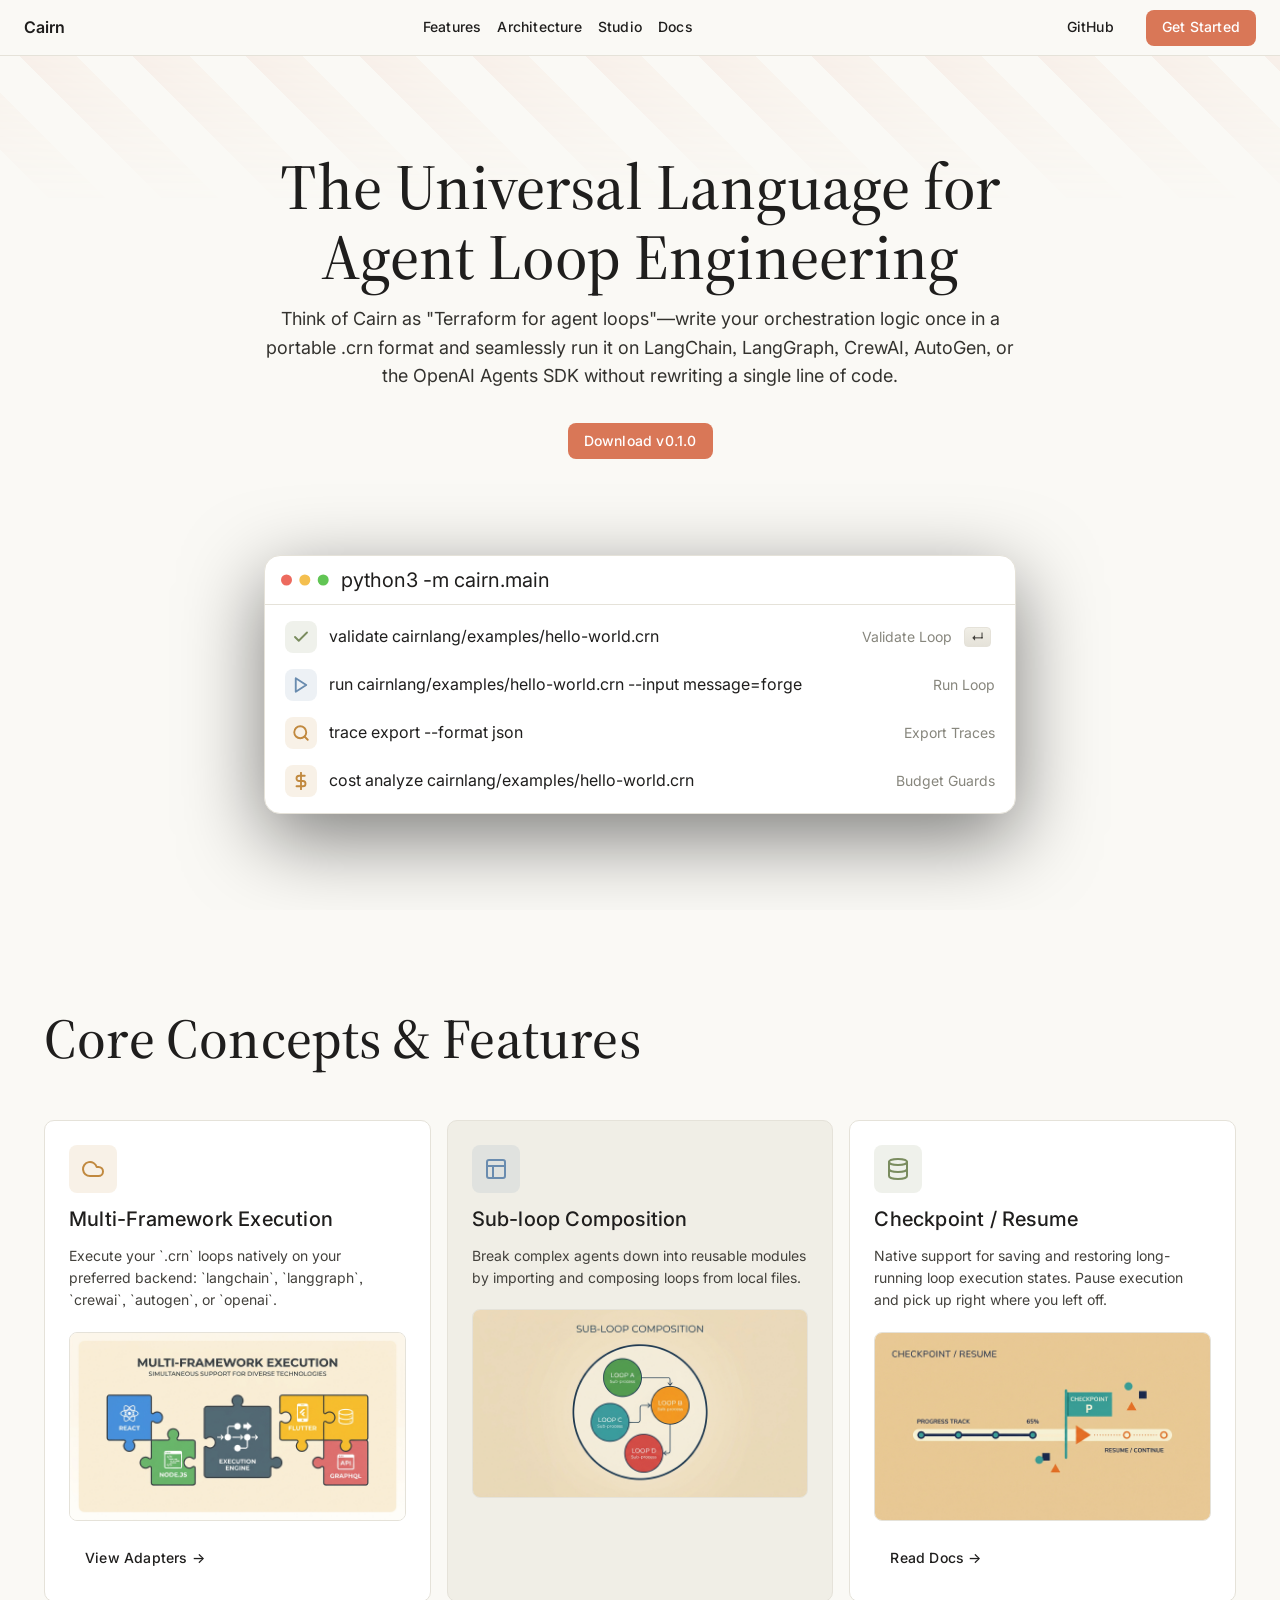
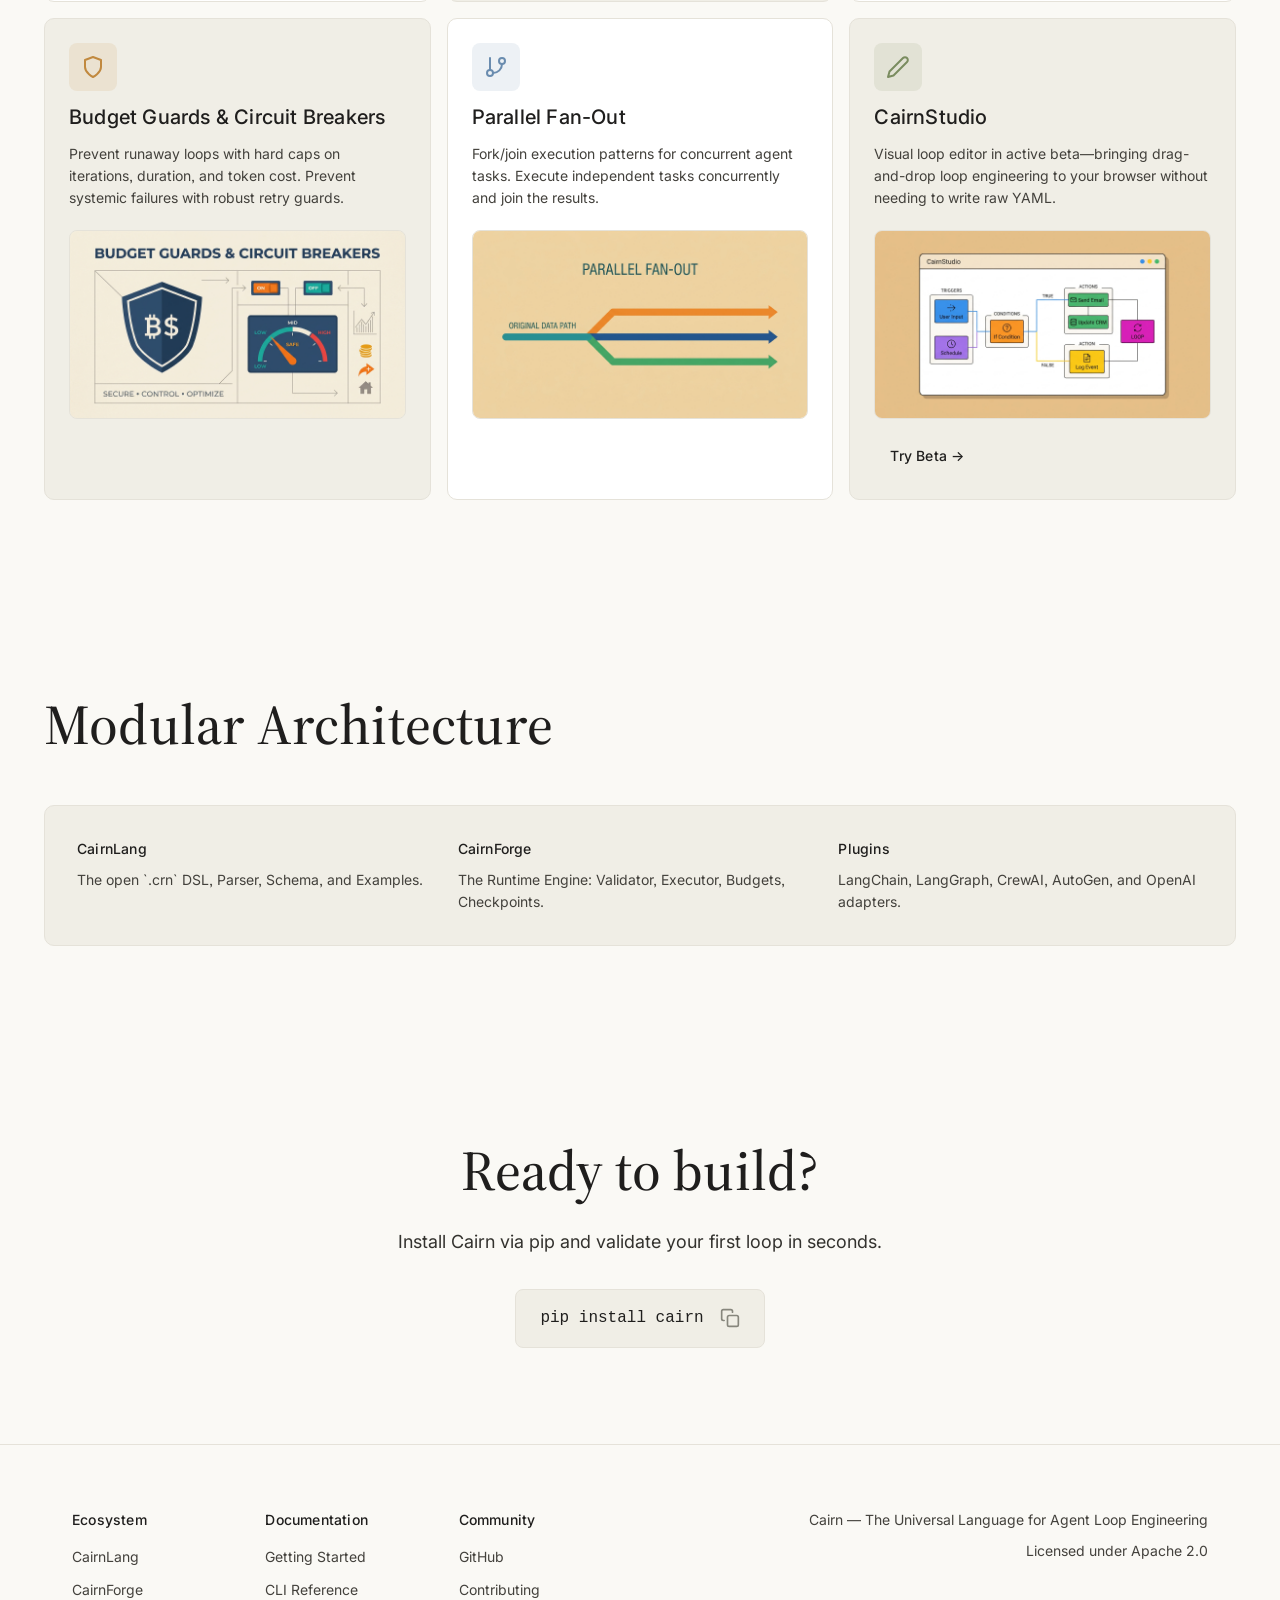
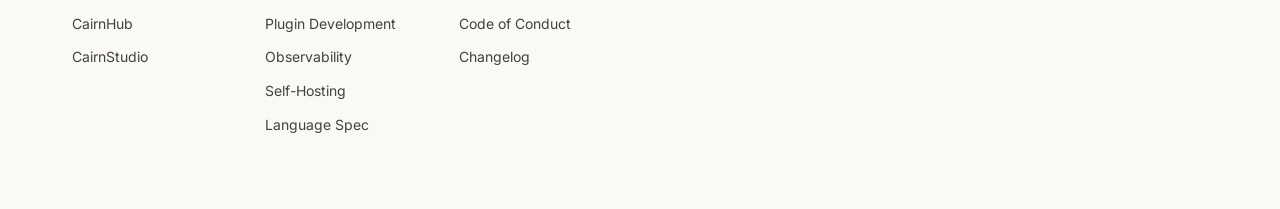
<file: index.html>
<!DOCTYPE html>
<html lang="en">
<head>
    <meta charset="UTF-8">
    <meta name="viewport" content="width=device-width, initial-scale=1.0">
    <title>Cairn — The Universal Language for Agent Loop Engineering</title>
    <!-- Open Graph Meta Tags -->
    <meta property="og:title" content="Cairn — The Universal Language for Agent Loop Engineering">
    <meta property="og:description" content="Think of Cairn as 'Terraform for agent loops'—write your orchestration logic once in a portable .crn format and seamlessly run it on LangChain, LangGraph, CrewAI, AutoGen, or the OpenAI Agents SDK.">
    <meta property="og:image" content="https://raw.githubusercontent.com/prantikmedhi/cairn/main/docs/assets/cairn_og_image.jpg">
    <meta property="og:url" content="https://github.com/prantikmedhi/cairn">
    <meta property="og:type" content="website">
    <meta name="twitter:card" content="summary_large_image">
    <link rel="preconnect" href="https://fonts.googleapis.com">
    <link rel="preconnect" href="https://fonts.gstatic.com" crossorigin>
    <link href="https://fonts.googleapis.com/css2?family=Inter:wght@400;500;600&family=Source+Serif+4:opsz,wght@8..60,400;8..60,500;8..60,600&display=swap" rel="stylesheet">
    <link rel="stylesheet" href="index.css">
    <style>
        html {
            scroll-behavior: smooth;
        }
    </style>
</head>
<body>

    <!-- Primary Nav -->
    <nav class="primary-nav">
        <a href="#" class="nav-brand">Cairn</a>
        <div class="nav-cluster">
            <a href="#features" class="nav-link">Features</a>
            <a href="#architecture" class="nav-link">Architecture</a>
            <a href="#studio" class="nav-link">Studio</a>
            <a href="#docs" class="nav-link">Docs</a>
        </div>
        <div class="nav-cluster">
            <a href="https://github.com/prantikmedhi/cairn" class="button-secondary" target="_blank" rel="noopener noreferrer">GitHub</a>
            <a href="#install" class="button-primary">Get Started</a>
        </div>
    </nav>

    <!-- Hero Stripe Band -->
    <section class="hero-stripe-band">
        <div class="container hero-content">
            <h1 class="display-xl">The Universal Language for Agent Loop Engineering</h1>
            <p class="body-lg">Think of Cairn as "Terraform for agent loops"—write your orchestration logic once in a portable .crn format and seamlessly run it on LangChain, LangGraph, CrewAI, AutoGen, or the OpenAI Agents SDK without rewriting a single line of code.</p>
            <a href="#install" class="button-primary" style="margin-bottom: 64px;">Download v0.1.0</a>
            
            <!-- Command Palette Mockup (CLI) -->
            <div class="command-palette-card">
                <div class="command-palette-header">
                    <svg width="52" height="12" viewBox="0 0 52 12" fill="none" xmlns="http://www.w3.org/2000/svg">
                        <circle cx="6" cy="6" r="6" fill="#ED6A5E"/>
                        <circle cx="26" cy="6" r="6" fill="#F4BF4F"/>
                        <circle cx="46" cy="6" r="6" fill="#61C554"/>
                    </svg>
                    <input type="text" class="command-palette-search" value="python3 -m cairn.main " readonly>
                </div>
                <div class="command-palette-body">
                    <div class="command-palette-row command-palette-row-active">
                        <div class="app-icon-tile green">
                            <svg width="18" height="18" viewBox="0 0 24 24" fill="none" stroke="currentColor" stroke-width="2.5" stroke-linecap="round" stroke-linejoin="round"><polyline points="20 6 9 17 4 12"></polyline></svg>
                        </div>
                        <span>validate cairnlang/examples/hello-world.crn</span>
                        <div class="palette-meta">
                            Validate Loop
                            <span class="keycap">↵</span>
                        </div>
                    </div>
                    <div class="command-palette-row">
                        <div class="app-icon-tile blue">
                            <svg width="18" height="18" viewBox="0 0 24 24" fill="none" stroke="currentColor" stroke-width="2.5" stroke-linecap="round" stroke-linejoin="round"><polygon points="5 3 19 12 5 21 5 3"></polygon></svg>
                        </div>
                        <span>run cairnlang/examples/hello-world.crn --input message=forge</span>
                        <div class="palette-meta">
                            Run Loop
                        </div>
                    </div>
                    <div class="command-palette-row">
                        <div class="app-icon-tile yellow">
                            <svg width="18" height="18" viewBox="0 0 24 24" fill="none" stroke="currentColor" stroke-width="2.5" stroke-linecap="round" stroke-linejoin="round"><circle cx="11" cy="11" r="8"></circle><line x1="21" y1="21" x2="16.65" y2="16.65"></line></svg>
                        </div>
                        <span>trace export --format json</span>
                        <div class="palette-meta">
                            Export Traces
                        </div>
                    </div>
                    <div class="command-palette-row">
                        <div class="app-icon-tile yellow">
                            <svg width="18" height="18" viewBox="0 0 24 24" fill="none" stroke="currentColor" stroke-width="2.5" stroke-linecap="round" stroke-linejoin="round"><line x1="12" y1="1" x2="12" y2="23"></line><path d="M17 5H9.5a3.5 3.5 0 0 0 0 7h5a3.5 3.5 0 0 1 0 7H6"></path></svg>
                        </div>
                        <span>cost analyze cairnlang/examples/hello-world.crn</span>
                        <div class="palette-meta">
                            Budget Guards
                        </div>
                    </div>
                </div>
            </div>
        </div>
    </section>

    <!-- Core Concepts / Features Section -->
    <section class="section" id="features">
        <div class="container">
            <h2 class="display-lg" style="margin-bottom: 48px;">Core Concepts & Features</h2>
            <div class="feature-grid">
                
                <div class="feature-card-dark">
                    <div class="app-icon-tile yellow" style="width: 48px; height: 48px;">
                        <svg width="24" height="24" viewBox="0 0 24 24" fill="none" stroke="currentColor" stroke-width="2" stroke-linecap="round" stroke-linejoin="round"><path d="M17.5 19H9a7 7 0 1 1 6.71-9h1.79a4.5 4.5 0 1 1 0 9Z"></path></svg>
                    </div>
                    <h3 class="heading-md">Multi-Framework Execution</h3>
                    <p class="body-sm text-mute">Execute your `.crn` loops natively on your preferred backend: `langchain`, `langgraph`, `crewai`, `autogen`, or `openai`.</p>
                    <img src="docs/assets/cairn_frameworks.jpg" alt="Frameworks Illustration" style="width: 100%; border-radius: var(--rounded-md); border: 1px solid var(--hairline); margin: 8px 0;">
                    <a href="https://github.com/prantikmedhi/cairn/blob/main/docs/plugin-development.md" class="button-secondary" style="margin-top: auto; align-self: flex-start;" target="_blank" rel="noopener noreferrer">View Adapters →</a>
                </div>
                
                <div class="feature-card-dark" style="background-color: var(--surface-elevated);">
                    <div class="app-icon-tile blue" style="width: 48px; height: 48px;">
                        <svg width="24" height="24" viewBox="0 0 24 24" fill="none" stroke="currentColor" stroke-width="2" stroke-linecap="round" stroke-linejoin="round"><rect x="3" y="3" width="18" height="18" rx="2" ry="2"></rect><line x1="3" y1="9" x2="21" y2="9"></line><line x1="9" y1="21" x2="9" y2="9"></line></svg>
                    </div>
                    <h3 class="heading-md">Sub-loop Composition</h3>
                    <p class="body-sm text-mute">Break complex agents down into reusable modules by importing and composing loops from local files.</p>
                    <img src="docs/assets/cairn_composition.jpg" alt="Sub-loop Composition Illustration" style="width: 100%; border-radius: var(--rounded-md); border: 1px solid var(--hairline); margin: 8px 0;">
                </div>
                
                <div class="feature-card-dark">
                    <div class="app-icon-tile green" style="width: 48px; height: 48px;">
                        <svg width="24" height="24" viewBox="0 0 24 24" fill="none" stroke="currentColor" stroke-width="2" stroke-linecap="round" stroke-linejoin="round"><ellipse cx="12" cy="5" rx="9" ry="3"></ellipse><path d="M21 12c0 1.66-4 3-9 3s-9-1.34-9-3"></path><path d="M3 5v14c0 1.66 4 3 9 3s9-1.34 9-3V5"></path></svg>
                    </div>
                    <h3 class="heading-md">Checkpoint / Resume</h3>
                    <p class="body-sm text-mute">Native support for saving and restoring long-running loop execution states. Pause execution and pick up right where you left off.</p>
                    <img src="docs/assets/cairn_checkpoint.jpg" alt="Checkpoint Illustration" style="width: 100%; border-radius: var(--rounded-md); border: 1px solid var(--hairline); margin: 8px 0;">
                    <a href="https://github.com/prantikmedhi/cairn/blob/main/docs/getting-started.md" class="button-secondary" style="margin-top: auto; align-self: flex-start;" target="_blank" rel="noopener noreferrer">Read Docs →</a>
                </div>

                <div class="feature-card-dark" style="background-color: var(--surface-elevated);">
                    <div class="app-icon-tile yellow" style="width: 48px; height: 48px;">
                        <svg width="24" height="24" viewBox="0 0 24 24" fill="none" stroke="currentColor" stroke-width="2" stroke-linecap="round" stroke-linejoin="round"><path d="M12 22s8-4 8-10V5l-8-3-8 3v7c0 6 8 10 8 10z"></path></svg>
                    </div>
                    <h3 class="heading-md">Budget Guards & Circuit Breakers</h3>
                    <p class="body-sm text-mute">Prevent runaway loops with hard caps on iterations, duration, and token cost. Prevent systemic failures with robust retry guards.</p>
                    <img src="docs/assets/cairn_budget.jpg" alt="Budget Guards Illustration" style="width: 100%; border-radius: var(--rounded-md); border: 1px solid var(--hairline); margin: 8px 0;">
                </div>
                
                <div class="feature-card-dark">
                    <div class="app-icon-tile blue" style="width: 48px; height: 48px;">
                        <svg width="24" height="24" viewBox="0 0 24 24" fill="none" stroke="currentColor" stroke-width="2" stroke-linecap="round" stroke-linejoin="round"><line x1="6" y1="3" x2="6" y2="15"></line><circle cx="18" cy="6" r="3"></circle><circle cx="6" cy="18" r="3"></circle><path d="M18 9a9 9 0 0 1-9 9"></path></svg>
                    </div>
                    <h3 class="heading-md">Parallel Fan-Out</h3>
                    <p class="body-sm text-mute">Fork/join execution patterns for concurrent agent tasks. Execute independent tasks concurrently and join the results.</p>
                    <img src="docs/assets/cairn_fanout.jpg" alt="Parallel Fan-Out Illustration" style="width: 100%; border-radius: var(--rounded-md); border: 1px solid var(--hairline); margin: 8px 0;">
                </div>
                
                <div class="feature-card-dark" style="background-color: var(--surface-elevated);" id="studio">
                    <div class="app-icon-tile green" style="width: 48px; height: 48px;">
                        <svg width="24" height="24" viewBox="0 0 24 24" fill="none" stroke="currentColor" stroke-width="2" stroke-linecap="round" stroke-linejoin="round"><path d="M17 3a2.828 2.828 0 1 1 4 4L7.5 20.5 2 22l1.5-5.5L17 3z"></path></svg>
                    </div>
                    <h3 class="heading-md">CairnStudio</h3>
                    <p class="body-sm text-mute">Visual loop editor in active beta—bringing drag-and-drop loop engineering to your browser without needing to write raw YAML.</p>
                    <img src="docs/assets/cairn_studio.jpg" alt="CairnStudio Interface" style="width: 100%; border-radius: var(--rounded-md); border: 1px solid var(--hairline); margin: 8px 0;">
                    <a href="https://github.com/prantikmedhi/cairn/tree/main/cairnstudio" class="button-secondary" style="margin-top: auto; align-self: flex-start;" target="_blank" rel="noopener noreferrer">Try Beta →</a>
                </div>

            </div>
        </div>
    </section>

    <!-- Architecture Section -->
    <section class="section" id="architecture">
        <div class="container">
            <h2 class="display-lg" style="margin-bottom: 48px;">Modular Architecture</h2>
            <div class="feature-card-dark" style="background-color: var(--surface-elevated); padding: var(--spacing-xxl);">
                <div class="feature-grid" style="grid-template-columns: repeat(3, 1fr);">
                    <div>
                        <h4 class="body-sm-strong" style="color: var(--on-dark); margin-bottom: 8px;">CairnLang</h4>
                        <p class="body-sm text-mute">The open `.crn` DSL, Parser, Schema, and Examples.</p>
                    </div>
                    <div>
                        <h4 class="body-sm-strong" style="color: var(--on-dark); margin-bottom: 8px;">CairnForge</h4>
                        <p class="body-sm text-mute">The Runtime Engine: Validator, Executor, Budgets, Checkpoints.</p>
                    </div>
                    <div>
                        <h4 class="body-sm-strong" style="color: var(--on-dark); margin-bottom: 8px;">Plugins</h4>
                        <p class="body-sm text-mute">LangChain, LangGraph, CrewAI, AutoGen, and OpenAI adapters.</p>
                    </div>
                </div>
            </div>
        </div>
    </section>

    <!-- Install Section -->
    <section class="section" id="install">
        <div class="container" style="text-align: center; max-width: 600px;">
            <h2 class="display-lg" style="margin-bottom: 24px;">Ready to build?</h2>
            <p class="body-lg" style="color: var(--charcoal); margin-bottom: 32px;">Install Cairn via pip and validate your first loop in seconds.</p>
            <div style="background-color: var(--surface-elevated); padding: 16px 24px; border-radius: var(--rounded-md); border: 1px solid var(--hairline); display: inline-flex; align-items: center; gap: 16px;">
                <code style="font-family: monospace; color: var(--on-dark); font-size: 16px; font-weight: 500;">pip install cairn</code>
                <div style="cursor: pointer; color: var(--mute); display: flex;" title="Copy to clipboard">
                    <svg width="20" height="20" viewBox="0 0 24 24" fill="none" stroke="currentColor" stroke-width="2" stroke-linecap="round" stroke-linejoin="round"><rect x="9" y="9" width="13" height="13" rx="2" ry="2"></rect><path d="M5 15H4a2 2 0 0 1-2-2V4a2 2 0 0 1 2-2h9a2 2 0 0 1 2 2v1"></path></svg>
                </div>
            </div>
        </div>
    </section>

    <!-- Footer -->
    <footer class="footer-section" id="docs">
        <div class="container">
            <div class="footer-grid">
                <div class="footer-col">
                    <h4 class="body-sm-strong">Ecosystem</h4>
                    <ul>
                        <li><a href="https://github.com/prantikmedhi/cairn/tree/main/cairnlang" class="body-sm" target="_blank" rel="noopener noreferrer">CairnLang</a></li>
                        <li><a href="https://github.com/prantikmedhi/cairn/tree/main/cairnforge" class="body-sm" target="_blank" rel="noopener noreferrer">CairnForge</a></li>
                        <li><a href="https://github.com/prantikmedhi/cairn/tree/main/cairnhub" class="body-sm" target="_blank" rel="noopener noreferrer">CairnHub</a></li>
                        <li><a href="https://github.com/prantikmedhi/cairn/tree/main/cairnstudio" class="body-sm" target="_blank" rel="noopener noreferrer">CairnStudio</a></li>
                    </ul>
                </div>
                <div class="footer-col">
                    <h4 class="body-sm-strong">Documentation</h4>
                    <ul>
                        <li><a href="https://github.com/prantikmedhi/cairn/blob/main/docs/getting-started.md" class="body-sm" target="_blank" rel="noopener noreferrer">Getting Started</a></li>
                        <li><a href="https://github.com/prantikmedhi/cairn/blob/main/docs/cli-reference.md" class="body-sm" target="_blank" rel="noopener noreferrer">CLI Reference</a></li>
                        <li><a href="https://github.com/prantikmedhi/cairn/blob/main/docs/plugin-development.md" class="body-sm" target="_blank" rel="noopener noreferrer">Plugin Development</a></li>
                        <li><a href="https://github.com/prantikmedhi/cairn/blob/main/docs/observability.md" class="body-sm" target="_blank" rel="noopener noreferrer">Observability</a></li>
                        <li><a href="https://github.com/prantikmedhi/cairn/blob/main/docs/self-hosting.md" class="body-sm" target="_blank" rel="noopener noreferrer">Self-Hosting</a></li>
                        <li><a href="https://github.com/prantikmedhi/cairn/blob/main/cairnlang/SPEC.md" class="body-sm" target="_blank" rel="noopener noreferrer">Language Spec</a></li>
                    </ul>
                </div>
                <div class="footer-col">
                    <h4 class="body-sm-strong">Community</h4>
                    <ul>
                        <li><a href="https://github.com/prantikmedhi/cairn" class="body-sm" target="_blank" rel="noopener noreferrer">GitHub</a></li>
                        <li><a href="https://github.com/prantikmedhi/cairn/blob/main/CONTRIBUTING.md" class="body-sm" target="_blank" rel="noopener noreferrer">Contributing</a></li>
                        <li><a href="https://github.com/prantikmedhi/cairn/blob/main/CODE_OF_CONDUCT.md" class="body-sm" target="_blank" rel="noopener noreferrer">Code of Conduct</a></li>
                        <li><a href="https://github.com/prantikmedhi/cairn/blob/main/CHANGELOG.md" class="body-sm" target="_blank" rel="noopener noreferrer">Changelog</a></li>
                    </ul>
                </div>
                <div class="footer-col" style="grid-column: span 3; text-align: right;">
                    <p class="body-sm text-mute" style="margin-bottom: 8px;">Cairn — The Universal Language for Agent Loop Engineering</p>
                    <p class="body-sm text-mute">Licensed under Apache 2.0</p>
                </div>
            </div>
        </div>
    </footer>

</body>
</html>
</file>
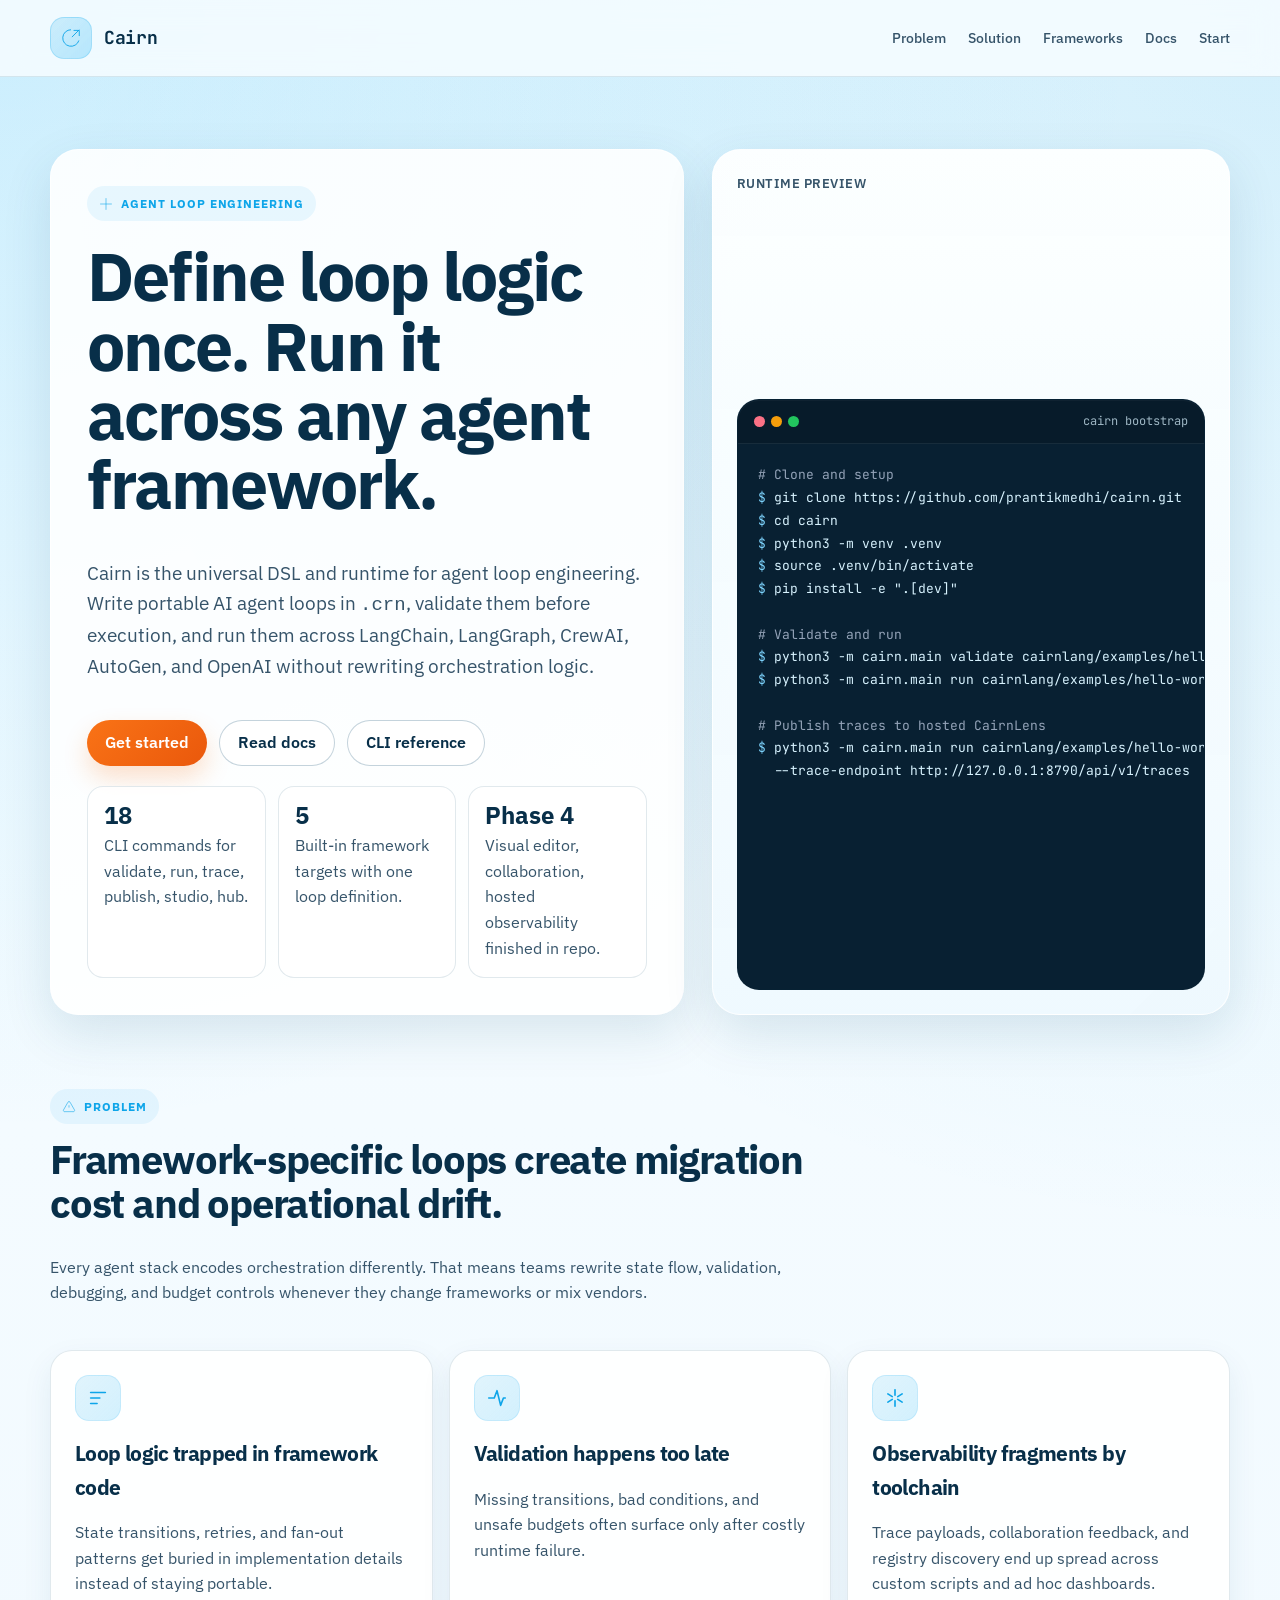
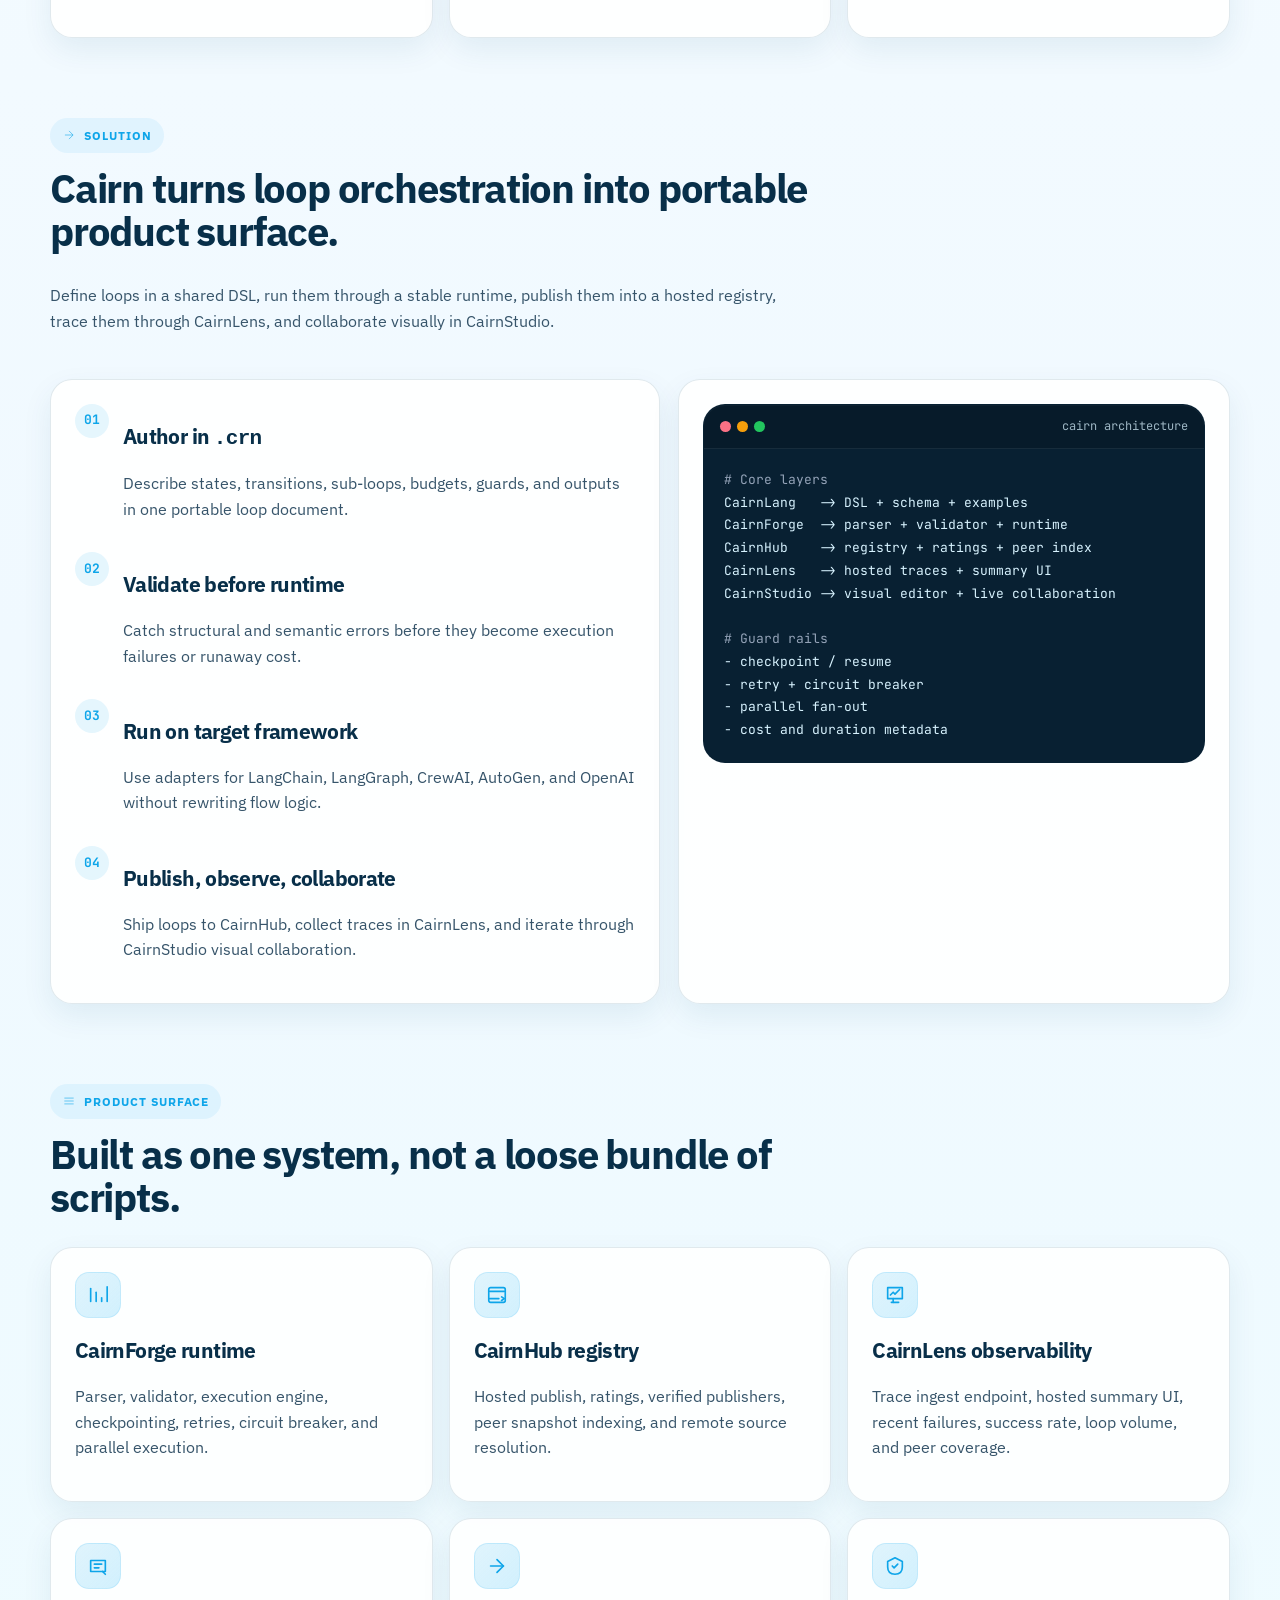
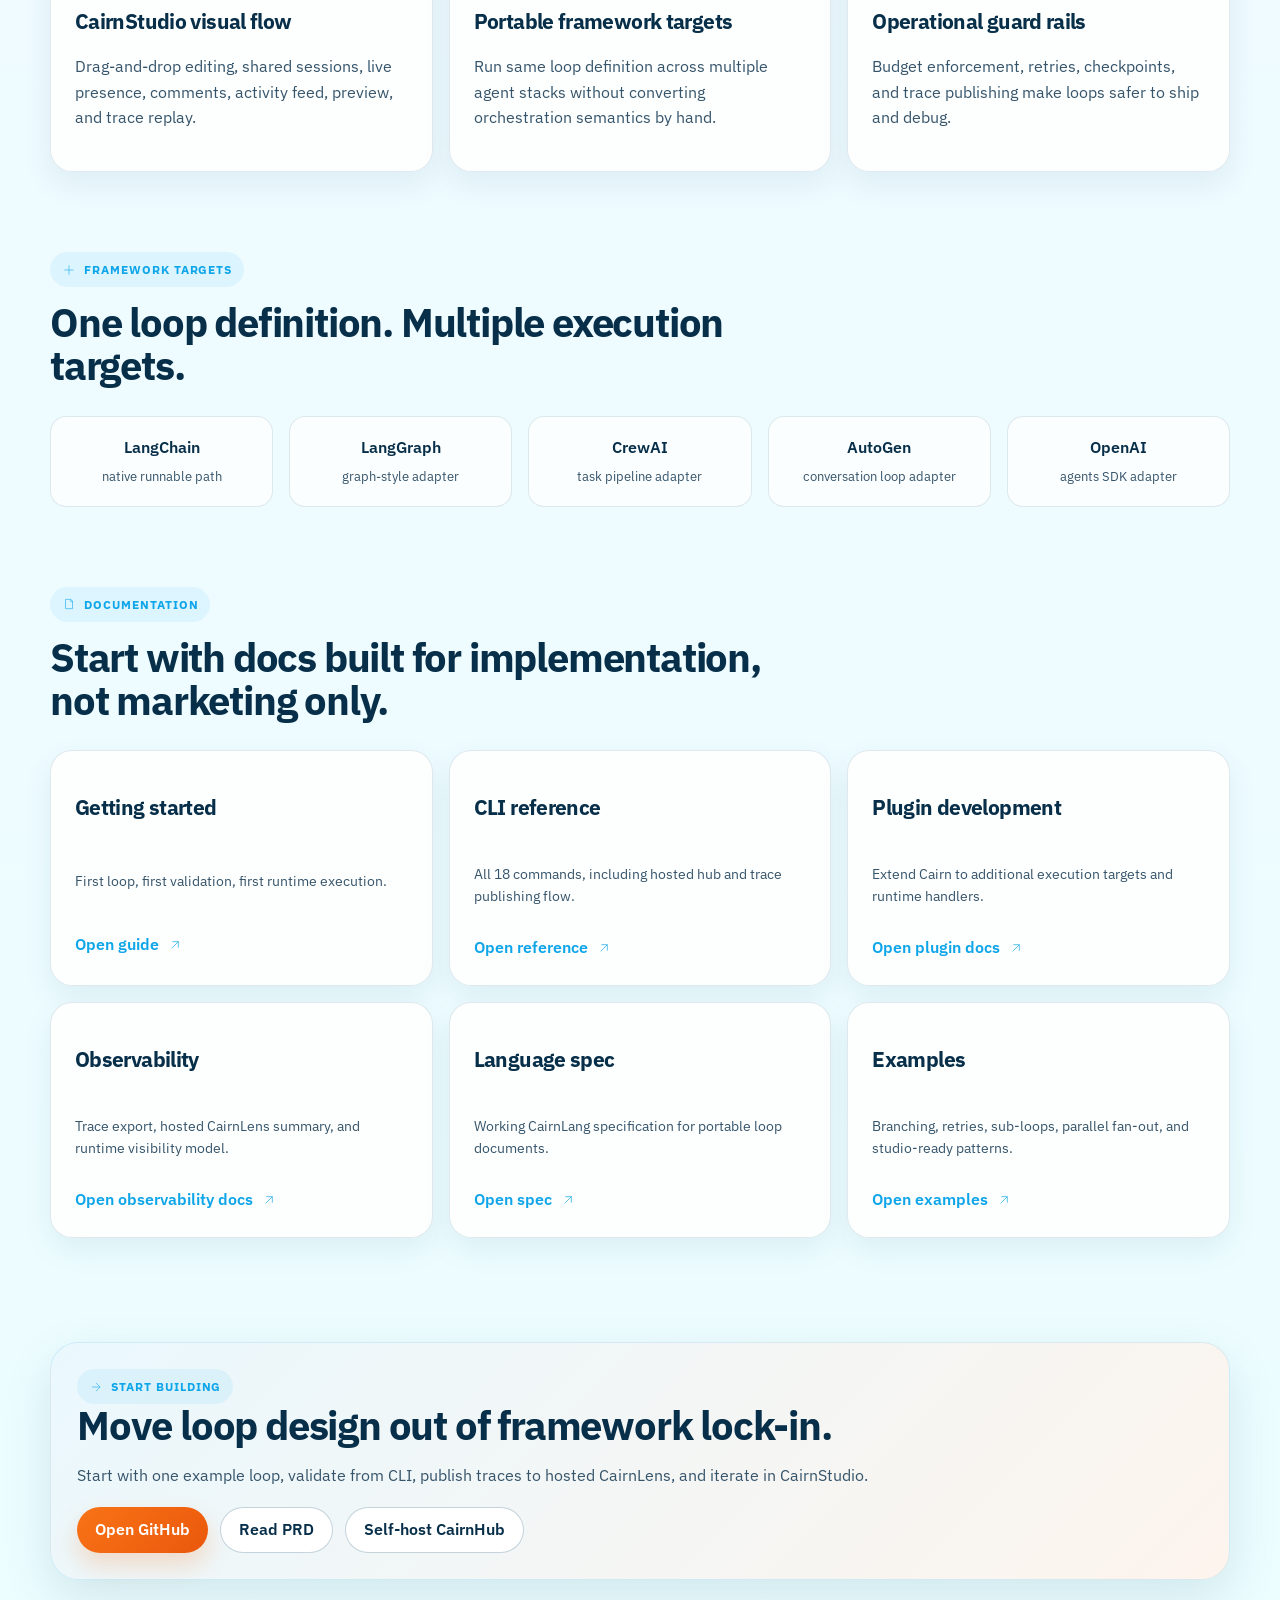
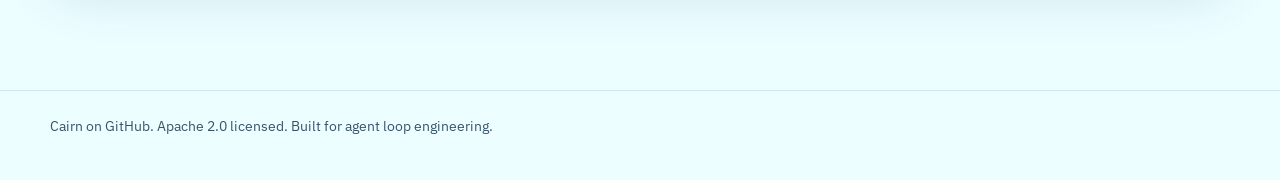
<file: docs/index.html>
<!DOCTYPE html>
<html lang="en">
<head>
<meta charset="utf-8">
<meta name="viewport" content="width=device-width, initial-scale=1.0">
<meta name="description" content="Cairn is the universal DSL and runtime for agent loop engineering. Define portable AI agent loops once and run across LangChain, LangGraph, CrewAI, AutoGen, and OpenAI.">
<meta name="keywords" content="loop engineering, agent loop engineering, portable agent loops, agent loop DSL, LangChain, LangGraph, CrewAI, AutoGen, OpenAI, Cairn">
<meta name="robots" content="index, follow">
<link rel="canonical" href="https://prantikmedhi.github.io/cairn/">
<meta property="og:type" content="website">
<meta property="og:title" content="Cairn - Universal DSL & Runtime for Agent Loop Engineering">
<meta property="og:description" content="Define portable AI agent loops once. Run across any framework. Open-source DSL and runtime for agent loop engineering.">
<meta property="og:url" content="https://prantikmedhi.github.io/cairn/">
<meta property="og:site_name" content="Cairn">
<meta property="og:image" content="https://prantikmedhi.github.io/cairn/social-preview.png">
<meta name="twitter:card" content="summary_large_image">
<meta name="twitter:title" content="Cairn - Universal DSL & Runtime for Agent Loop Engineering">
<meta name="twitter:description" content="Define portable AI agent loops once. Run across any framework. Open-source DSL and runtime for agent loop engineering.">
<meta name="twitter:image" content="https://prantikmedhi.github.io/cairn/social-preview.png">
<title>Cairn - Universal DSL & Runtime for Agent Loop Engineering</title>
<link rel="preconnect" href="https://fonts.googleapis.com">
<link rel="preconnect" href="https://fonts.gstatic.com" crossorigin>
<link href="https://fonts.googleapis.com/css2?family=IBM+Plex+Sans:wght@400;500;600;700&family=JetBrains+Mono:wght@400;500;600;700&display=swap" rel="stylesheet">
<script type="application/ld+json">
{
  "@context": "https://schema.org",
  "@type": "SoftwareApplication",
  "name": "Cairn",
  "applicationCategory": "DeveloperApplication",
  "operatingSystem": "macOS, Linux, Windows",
  "description": "Universal DSL and runtime for agent loop engineering. Define portable AI agent loops once, run across LangChain, LangGraph, CrewAI, AutoGen, and OpenAI.",
  "url": "https://github.com/prantikmedhi/cairn",
  "sameAs": "https://github.com/prantikmedhi/cairn",
  "version": "0.1.0",
  "license": "https://www.apache.org/licenses/LICENSE-2.0",
  "programmingLanguage": "Python",
  "author": {
    "@type": "Organization",
    "name": "Cairn Contributors"
  },
  "offers": {
    "@type": "Offer",
    "price": "0",
    "priceCurrency": "USD"
  }
}
</script>
<script type="application/ld+json">
{
  "@context": "https://schema.org",
  "@type": "WebSite",
  "name": "Cairn",
  "url": "https://prantikmedhi.github.io/cairn/",
  "description": "Universal DSL and runtime for agent loop engineering",
  "potentialAction": {
    "@type": "SearchAction",
    "target": "https://github.com/prantikmedhi/cairn/search?q={search_term_string}",
    "query-input": "required name=search_term_string"
  }
}
</script>
<style>
  :root {
    --bg: #f0f9ff;
    --bg-soft: #e0f2fe;
    --surface: rgba(255, 255, 255, 0.88);
    --surface-strong: #ffffff;
    --ink: #082f49;
    --muted: #36546a;
    --line: rgba(12, 74, 110, 0.12);
    --line-strong: rgba(12, 74, 110, 0.24);
    --primary: #0ea5e9;
    --secondary: #38bdf8;
    --cta: #f97316;
    --cta-strong: #ea580c;
    --success: #0f766e;
    --shadow: 0 18px 50px rgba(12, 74, 110, 0.12);
    --radius-xl: 28px;
    --radius-lg: 22px;
    --radius-md: 16px;
    --content: 1180px;
  }

  * { box-sizing: border-box; }

  html {
    scroll-behavior: smooth;
    scroll-padding-top: 88px;
  }

  body {
    margin: 0;
    color: var(--ink);
    font-family: "IBM Plex Sans", sans-serif;
    line-height: 1.6;
    background:
      radial-gradient(circle at top left, rgba(56, 189, 248, 0.24), transparent 22%),
      radial-gradient(circle at top right, rgba(14, 165, 233, 0.16), transparent 24%),
      linear-gradient(180deg, #f8fdff 0%, #f0f9ff 45%, #ecfeff 100%);
  }

  a {
    color: inherit;
    text-decoration: none;
  }

  img {
    max-width: 100%;
    display: block;
  }

  .wrap {
    width: min(var(--content), calc(100% - 40px));
    margin: 0 auto;
  }

  .skip-link {
    position: absolute;
    left: 12px;
    top: -50px;
    background: #fff;
    color: #000;
    padding: 10px 14px;
    border-radius: 12px;
    z-index: 1000;
  }

  .skip-link:focus {
    top: 12px;
    outline: 3px solid rgba(249, 115, 22, 0.25);
  }

  .site-nav {
    position: sticky;
    top: 0;
    z-index: 100;
    backdrop-filter: blur(14px);
    background: rgba(248, 253, 255, 0.82);
    border-bottom: 1px solid var(--line);
  }

  .site-nav .wrap {
    display: flex;
    align-items: center;
    justify-content: space-between;
    min-height: 76px;
    gap: 24px;
  }

  .brand {
    display: inline-flex;
    align-items: center;
    gap: 12px;
    font-family: "JetBrains Mono", monospace;
    font-weight: 700;
    letter-spacing: -0.02em;
  }

  .brand-mark {
    width: 42px;
    height: 42px;
    border-radius: 14px;
    display: grid;
    place-items: center;
    background: linear-gradient(135deg, rgba(14, 165, 233, 0.16), rgba(56, 189, 248, 0.32));
    border: 1px solid rgba(14, 165, 233, 0.2);
  }

  .brand-mark svg {
    width: 22px;
    height: 22px;
    stroke: var(--primary);
  }

  .brand-text {
    font-size: 18px;
  }

  .nav-links {
    display: flex;
    align-items: center;
    gap: 22px;
    color: var(--muted);
    font-size: 14px;
    font-weight: 500;
  }

  .nav-links a:hover,
  .nav-links a:focus-visible {
    color: var(--ink);
    outline: none;
  }

  .button-row {
    display: flex;
    align-items: center;
    gap: 12px;
    flex-wrap: wrap;
  }

  .button {
    display: inline-flex;
    align-items: center;
    justify-content: center;
    gap: 10px;
    min-height: 46px;
    padding: 0 18px;
    border-radius: 999px;
    font-weight: 600;
    transition: transform 180ms ease, box-shadow 180ms ease, border-color 180ms ease, background 180ms ease;
    cursor: pointer;
  }

  .button:hover,
  .button:focus-visible {
    transform: translateY(-1px);
    outline: none;
  }

  .button-primary {
    color: #fff;
    background: linear-gradient(135deg, var(--cta), var(--cta-strong));
    box-shadow: 0 12px 24px rgba(249, 115, 22, 0.22);
  }

  .button-secondary {
    color: var(--ink);
    background: var(--surface-strong);
    border: 1px solid var(--line-strong);
  }

  .button-secondary:hover,
  .button-secondary:focus-visible {
    border-color: rgba(14, 165, 233, 0.32);
    box-shadow: 0 10px 24px rgba(12, 74, 110, 0.1);
  }

  .hero {
    padding: 72px 0 34px;
  }

  .hero-shell {
    display: grid;
    grid-template-columns: minmax(0, 1.1fr) minmax(340px, 0.9fr);
    gap: 28px;
    align-items: stretch;
  }

  .hero-copy,
  .hero-panel {
    background: var(--surface);
    border: 1px solid rgba(255, 255, 255, 0.8);
    border-radius: var(--radius-xl);
    box-shadow: var(--shadow);
  }

  .hero-copy {
    padding: 36px;
    display: grid;
    gap: 20px;
  }

  .hero-panel {
    padding: 24px;
    display: grid;
    gap: 18px;
    background:
      linear-gradient(180deg, rgba(255, 255, 255, 0.94), rgba(240, 249, 255, 0.92)),
      linear-gradient(135deg, rgba(14, 165, 233, 0.05), rgba(56, 189, 248, 0.08));
  }

  .eyebrow {
    display: inline-flex;
    align-items: center;
    gap: 8px;
    width: fit-content;
    padding: 8px 12px;
    border-radius: 999px;
    background: rgba(14, 165, 233, 0.08);
    color: var(--primary);
    font-size: 12px;
    font-weight: 700;
    letter-spacing: 0.08em;
    text-transform: uppercase;
  }

  .eyebrow svg {
    width: 14px;
    height: 14px;
    stroke: currentColor;
  }

  h1,
  h2,
  h3 {
    margin: 0;
    letter-spacing: -0.03em;
  }

  h1 {
    font-size: clamp(40px, 6vw, 68px);
    line-height: 1.02;
  }

  h2 {
    font-size: clamp(28px, 4vw, 40px);
    line-height: 1.08;
  }

  .hero-copy p,
  .section-intro,
  .panel-copy,
  .meta-copy,
  .feature-copy,
  .proof-copy {
    color: var(--muted);
  }

  .hero-copy .lede {
    font-size: 19px;
    max-width: 62ch;
  }

  .proof-strip {
    display: grid;
    grid-template-columns: repeat(3, minmax(0, 1fr));
    gap: 12px;
  }

  .proof-card {
    padding: 16px;
    border-radius: var(--radius-md);
    background: rgba(255, 255, 255, 0.8);
    border: 1px solid var(--line);
  }

  .proof-card strong {
    display: block;
    font-size: 24px;
    line-height: 1;
    margin-bottom: 6px;
  }

  .panel-label {
    color: var(--muted);
    font-size: 13px;
    font-weight: 600;
    letter-spacing: 0.04em;
    text-transform: uppercase;
  }

  .terminal {
    overflow: hidden;
    border-radius: var(--radius-lg);
    border: 1px solid rgba(8, 47, 73, 0.08);
    background: #082032;
    color: #d8f3ff;
    box-shadow: inset 0 1px 0 rgba(255, 255, 255, 0.04);
  }

  .terminal-head {
    display: flex;
    align-items: center;
    justify-content: space-between;
    padding: 12px 16px;
    border-bottom: 1px solid rgba(216, 243, 255, 0.08);
    background: rgba(0, 0, 0, 0.16);
    font-family: "JetBrains Mono", monospace;
    font-size: 12px;
    color: rgba(216, 243, 255, 0.72);
  }

  .terminal-dots {
    display: flex;
    gap: 6px;
  }

  .terminal-dots span {
    width: 11px;
    height: 11px;
    border-radius: 50%;
    background: rgba(255, 255, 255, 0.26);
  }

  .terminal-dots span:first-child { background: #fb7185; }
  .terminal-dots span:nth-child(2) { background: #f59e0b; }
  .terminal-dots span:last-child { background: #22c55e; }

  .terminal pre {
    margin: 0;
    padding: 20px;
    overflow: auto;
    font-family: "JetBrains Mono", monospace;
    font-size: 13px;
    line-height: 1.75;
  }

  .prompt { color: #7dd3fc; }
  .comment { color: #94a3b8; }

  .section {
    padding: 40px 0;
  }

  .section-head {
    display: grid;
    gap: 14px;
    max-width: 760px;
    margin-bottom: 28px;
  }

  .problem-grid,
  .feature-grid,
  .docs-grid,
  .framework-grid {
    display: grid;
    gap: 16px;
  }

  .problem-grid {
    grid-template-columns: repeat(3, minmax(0, 1fr));
  }

  .feature-grid {
    grid-template-columns: repeat(3, minmax(0, 1fr));
  }

  .framework-grid {
    grid-template-columns: repeat(5, minmax(0, 1fr));
  }

  .docs-grid {
    grid-template-columns: repeat(3, minmax(0, 1fr));
  }

  .panel {
    padding: 24px;
    border-radius: var(--radius-lg);
    background: var(--surface);
    border: 1px solid var(--line);
    box-shadow: 0 12px 30px rgba(12, 74, 110, 0.08);
  }

  .panel h3 {
    font-size: 21px;
    margin-top: 16px;
    margin-bottom: 10px;
  }

  .icon {
    width: 46px;
    height: 46px;
    border-radius: 14px;
    display: inline-grid;
    place-items: center;
    background: linear-gradient(135deg, rgba(14, 165, 233, 0.12), rgba(56, 189, 248, 0.22));
    border: 1px solid rgba(14, 165, 233, 0.12);
  }

  .icon svg {
    width: 22px;
    height: 22px;
    stroke: var(--primary);
    stroke-width: 1.8;
    fill: none;
    stroke-linecap: round;
    stroke-linejoin: round;
  }

  .path-grid {
    display: grid;
    grid-template-columns: 1.05fr 0.95fr;
    gap: 18px;
  }

  .path-steps {
    display: grid;
    gap: 14px;
  }

  .path-step {
    display: grid;
    grid-template-columns: auto 1fr;
    gap: 14px;
    align-items: start;
  }

  .path-step strong {
    display: inline-grid;
    place-items: center;
    width: 34px;
    height: 34px;
    border-radius: 50%;
    background: rgba(14, 165, 233, 0.1);
    color: var(--primary);
    font-family: "JetBrains Mono", monospace;
    font-size: 13px;
  }

  .framework-pill {
    padding: 18px;
    border-radius: var(--radius-md);
    background: rgba(255, 255, 255, 0.74);
    border: 1px solid var(--line);
    text-align: center;
    font-weight: 600;
  }

  .framework-pill small {
    display: block;
    margin-top: 6px;
    color: var(--muted);
    font-weight: 400;
  }

  .doc-card {
    display: grid;
    gap: 14px;
    height: 100%;
  }

  .doc-card .meta {
    color: var(--muted);
    font-size: 14px;
  }

  .doc-link {
    display: inline-flex;
    align-items: center;
    gap: 8px;
    color: var(--primary);
    font-weight: 600;
  }

  .doc-link svg {
    width: 16px;
    height: 16px;
    stroke: currentColor;
  }

  .closing-band {
    margin: 24px 0 70px;
    padding: 26px;
    border-radius: var(--radius-xl);
    background:
      linear-gradient(135deg, rgba(14, 165, 233, 0.08), rgba(249, 115, 22, 0.08)),
      var(--surface);
    border: 1px solid rgba(14, 165, 233, 0.14);
    box-shadow: var(--shadow);
  }

  .closing-band .button-row {
    margin-top: 18px;
  }

  footer {
    padding: 24px 0 46px;
    border-top: 1px solid var(--line);
    color: var(--muted);
    font-size: 14px;
  }

  .reveal {
    opacity: 0;
    transform: translateY(24px);
    transition: opacity 520ms ease, transform 520ms ease;
  }

  .reveal.in {
    opacity: 1;
    transform: translateY(0);
  }

  @media (max-width: 1120px) {
    .hero-shell,
    .path-grid {
      grid-template-columns: 1fr;
    }

    .problem-grid,
    .feature-grid,
    .docs-grid {
      grid-template-columns: repeat(2, minmax(0, 1fr));
    }

    .framework-grid {
      grid-template-columns: repeat(3, minmax(0, 1fr));
    }
  }

  @media (max-width: 760px) {
    .wrap {
      width: min(var(--content), calc(100% - 28px));
    }

    .site-nav .wrap {
      min-height: 68px;
      flex-wrap: wrap;
      padding: 12px 0;
    }

    .nav-links {
      width: 100%;
      justify-content: space-between;
      gap: 12px;
      font-size: 13px;
      overflow-x: auto;
      padding-bottom: 4px;
    }

    .hero-copy,
    .hero-panel,
    .panel,
    .closing-band {
      padding: 22px;
    }

    .proof-strip,
    .problem-grid,
    .feature-grid,
    .framework-grid,
    .docs-grid {
      grid-template-columns: 1fr;
    }

    .button-row {
      width: 100%;
    }

    .button {
      width: 100%;
    }
  }

  @media (prefers-reduced-motion: reduce) {
    html { scroll-behavior: auto; }
    .button,
    .reveal {
      transition: none !important;
    }
  }
</style>
</head>
<body>
<a class="skip-link" href="#main">Skip to content</a>

<nav class="site-nav" aria-label="Primary">
  <div class="wrap">
    <a class="brand" href="#main">
      <span class="brand-mark" aria-hidden="true">
        <svg viewBox="0 0 24 24" fill="none">
          <path d="M12 3a9 9 0 1 0 8.6 11.7"></path>
          <path d="M14.8 3.7H21v6.2"></path>
          <path d="M21 3l-8 8"></path>
        </svg>
      </span>
      <span class="brand-text">Cairn</span>
    </a>
    <div class="nav-links">
      <a href="#problem">Problem</a>
      <a href="#solution">Solution</a>
      <a href="#frameworks">Frameworks</a>
      <a href="#docs">Docs</a>
      <a href="#start">Start</a>
    </div>
  </div>
</nav>

<main id="main">
  <section class="hero">
    <div class="wrap hero-shell">
      <div class="hero-copy reveal">
        <span class="eyebrow">
          <svg viewBox="0 0 24 24" fill="none">
            <path d="M12 2v20"></path>
            <path d="M2 12h20"></path>
          </svg>
          Agent Loop Engineering
        </span>
        <h1>Define loop logic once. Run it across any agent framework.</h1>
        <p class="lede">
          Cairn is the universal DSL and runtime for agent loop engineering. Write portable AI agent loops in
          <code>.crn</code>, validate them before execution, and run them across LangChain, LangGraph, CrewAI,
          AutoGen, and OpenAI without rewriting orchestration logic.
        </p>
        <div class="button-row">
          <a class="button button-primary" href="#start">Get started</a>
          <a class="button button-secondary" href="https://github.com/prantikmedhi/cairn/blob/main/docs/getting-started.md">Read docs</a>
          <a class="button button-secondary" href="https://github.com/prantikmedhi/cairn/blob/main/docs/cli-reference.md">CLI reference</a>
        </div>
        <div class="proof-strip">
          <div class="proof-card">
            <strong>18</strong>
            <div class="proof-copy">CLI commands for validate, run, trace, publish, studio, hub.</div>
          </div>
          <div class="proof-card">
            <strong>5</strong>
            <div class="proof-copy">Built-in framework targets with one loop definition.</div>
          </div>
          <div class="proof-card">
            <strong>Phase 4</strong>
            <div class="proof-copy">Visual editor, collaboration, hosted observability finished in repo.</div>
          </div>
        </div>
      </div>

      <aside class="hero-panel reveal">
        <div class="panel-label">Runtime preview</div>
        <div class="terminal" aria-label="Terminal quick start">
          <div class="terminal-head">
            <div class="terminal-dots" aria-hidden="true">
              <span></span><span></span><span></span>
            </div>
            <div>cairn bootstrap</div>
          </div>
          <pre><span class="comment"># Clone and setup</span>
<span class="prompt">$</span> git clone https://github.com/prantikmedhi/cairn.git
<span class="prompt">$</span> cd cairn
<span class="prompt">$</span> python3 -m venv .venv
<span class="prompt">$</span> source .venv/bin/activate
<span class="prompt">$</span> pip install -e ".[dev]"

<span class="comment"># Validate and run</span>
<span class="prompt">$</span> python3 -m cairn.main validate cairnlang/examples/hello-world.crn
<span class="prompt">$</span> python3 -m cairn.main run cairnlang/examples/hello-world.crn --input message=forge

<span class="comment"># Publish traces to hosted CairnLens</span>
<span class="prompt">$</span> python3 -m cairn.main run cairnlang/examples/hello-world.crn \
  --trace-endpoint http://127.0.0.1:8790/api/v1/traces</pre>
        </div>
      </aside>
    </div>
  </section>

  <section class="section" id="problem">
    <div class="wrap">
      <div class="section-head reveal">
        <span class="eyebrow">
          <svg viewBox="0 0 24 24" fill="none">
            <path d="M12 9v4"></path>
            <path d="M12 17h.01"></path>
            <path d="M10.3 3.6 2.6 17a2 2 0 0 0 1.7 3h15.4a2 2 0 0 0 1.7-3L13.7 3.6a2 2 0 0 0-3.4 0Z"></path>
          </svg>
          Problem
        </span>
        <h2>Framework-specific loops create migration cost and operational drift.</h2>
        <p class="section-intro">
          Every agent stack encodes orchestration differently. That means teams rewrite state flow, validation,
          debugging, and budget controls whenever they change frameworks or mix vendors.
        </p>
      </div>

      <div class="problem-grid">
        <article class="panel reveal">
          <span class="icon" aria-hidden="true">
            <svg viewBox="0 0 24 24">
              <path d="M4 6h16"></path>
              <path d="M4 12h10"></path>
              <path d="M4 18h7"></path>
            </svg>
          </span>
          <h3>Loop logic trapped in framework code</h3>
          <p class="feature-copy">State transitions, retries, and fan-out patterns get buried in implementation details instead of staying portable.</p>
        </article>

        <article class="panel reveal">
          <span class="icon" aria-hidden="true">
            <svg viewBox="0 0 24 24">
              <path d="M3 12h6l3-8 4 16 3-8h2"></path>
            </svg>
          </span>
          <h3>Validation happens too late</h3>
          <p class="feature-copy">Missing transitions, bad conditions, and unsafe budgets often surface only after costly runtime failure.</p>
        </article>

        <article class="panel reveal">
          <span class="icon" aria-hidden="true">
            <svg viewBox="0 0 24 24">
              <path d="M12 3v6"></path>
              <path d="M12 15v6"></path>
              <path d="M4.2 7.5 9 10.5"></path>
              <path d="M15 13.5 19.8 16.5"></path>
              <path d="M19.8 7.5 15 10.5"></path>
              <path d="M9 13.5 4.2 16.5"></path>
            </svg>
          </span>
          <h3>Observability fragments by toolchain</h3>
          <p class="feature-copy">Trace payloads, collaboration feedback, and registry discovery end up spread across custom scripts and ad hoc dashboards.</p>
        </article>
      </div>
    </div>
  </section>

  <section class="section" id="solution">
    <div class="wrap">
      <div class="section-head reveal">
        <span class="eyebrow">
          <svg viewBox="0 0 24 24" fill="none">
            <path d="M5 12h14"></path>
            <path d="M12 5l7 7-7 7"></path>
          </svg>
          Solution
        </span>
        <h2>Cairn turns loop orchestration into portable product surface.</h2>
        <p class="section-intro">
          Define loops in a shared DSL, run them through a stable runtime, publish them into a hosted registry,
          trace them through CairnLens, and collaborate visually in CairnStudio.
        </p>
      </div>

      <div class="path-grid">
        <div class="panel reveal">
          <div class="path-steps">
            <div class="path-step">
              <strong>01</strong>
              <div>
                <h3>Author in <code>.crn</code></h3>
                <p class="meta-copy">Describe states, transitions, sub-loops, budgets, guards, and outputs in one portable loop document.</p>
              </div>
            </div>
            <div class="path-step">
              <strong>02</strong>
              <div>
                <h3>Validate before runtime</h3>
                <p class="meta-copy">Catch structural and semantic errors before they become execution failures or runaway cost.</p>
              </div>
            </div>
            <div class="path-step">
              <strong>03</strong>
              <div>
                <h3>Run on target framework</h3>
                <p class="meta-copy">Use adapters for LangChain, LangGraph, CrewAI, AutoGen, and OpenAI without rewriting flow logic.</p>
              </div>
            </div>
            <div class="path-step">
              <strong>04</strong>
              <div>
                <h3>Publish, observe, collaborate</h3>
                <p class="meta-copy">Ship loops to CairnHub, collect traces in CairnLens, and iterate through CairnStudio visual collaboration.</p>
              </div>
            </div>
          </div>
        </div>

        <div class="panel reveal">
          <div class="terminal" aria-label="Architecture summary">
            <div class="terminal-head">
              <div class="terminal-dots" aria-hidden="true">
                <span></span><span></span><span></span>
              </div>
              <div>cairn architecture</div>
            </div>
            <pre><span class="comment"># Core layers</span>
CairnLang   -> DSL + schema + examples
CairnForge  -> parser + validator + runtime
CairnHub    -> registry + ratings + peer index
CairnLens   -> hosted traces + summary UI
CairnStudio -> visual editor + live collaboration

<span class="comment"># Guard rails</span>
- checkpoint / resume
- retry + circuit breaker
- parallel fan-out
- cost and duration metadata</pre>
          </div>
        </div>
      </div>
    </div>
  </section>

  <section class="section">
    <div class="wrap">
      <div class="section-head reveal">
        <span class="eyebrow">
          <svg viewBox="0 0 24 24" fill="none">
            <path d="M4 7h16"></path>
            <path d="M4 12h16"></path>
            <path d="M4 17h16"></path>
          </svg>
          Product Surface
        </span>
        <h2>Built as one system, not a loose bundle of scripts.</h2>
      </div>

      <div class="feature-grid">
        <article class="panel reveal">
          <span class="icon" aria-hidden="true">
            <svg viewBox="0 0 24 24">
              <path d="M4 19V5"></path>
              <path d="M10 19V9"></path>
              <path d="M16 19v-4"></path>
              <path d="M22 19V3"></path>
            </svg>
          </span>
          <h3>CairnForge runtime</h3>
          <p class="feature-copy">Parser, validator, execution engine, checkpointing, retries, circuit breaker, and parallel execution.</p>
        </article>

        <article class="panel reveal">
          <span class="icon" aria-hidden="true">
            <svg viewBox="0 0 24 24">
              <path d="M4 8h16"></path>
              <path d="M4 16h10"></path>
              <path d="M17 14l3 2-3 2"></path>
              <rect x="3" y="4" width="18" height="16" rx="2"></rect>
            </svg>
          </span>
          <h3>CairnHub registry</h3>
          <p class="feature-copy">Hosted publish, ratings, verified publishers, peer snapshot indexing, and remote source resolution.</p>
        </article>

        <article class="panel reveal">
          <span class="icon" aria-hidden="true">
            <svg viewBox="0 0 24 24">
              <path d="M4 4h16v12H4z"></path>
              <path d="M8 20h8"></path>
              <path d="M10 16v4"></path>
              <path d="M7 12l3-3 2 2 5-5"></path>
            </svg>
          </span>
          <h3>CairnLens observability</h3>
          <p class="feature-copy">Trace ingest endpoint, hosted summary UI, recent failures, success rate, loop volume, and peer coverage.</p>
        </article>

        <article class="panel reveal">
          <span class="icon" aria-hidden="true">
            <svg viewBox="0 0 24 24">
              <path d="M4 6h16v12H4z"></path>
              <path d="M8 10h8"></path>
              <path d="M8 14h5"></path>
              <path d="M17 18l3 3"></path>
            </svg>
          </span>
          <h3>CairnStudio visual flow</h3>
          <p class="feature-copy">Drag-and-drop editing, shared sessions, live presence, comments, activity feed, preview, and trace replay.</p>
        </article>

        <article class="panel reveal">
          <span class="icon" aria-hidden="true">
            <svg viewBox="0 0 24 24">
              <path d="M5 12h14"></path>
              <path d="M12 5l7 7-7 7"></path>
            </svg>
          </span>
          <h3>Portable framework targets</h3>
          <p class="feature-copy">Run same loop definition across multiple agent stacks without converting orchestration semantics by hand.</p>
        </article>

        <article class="panel reveal">
          <span class="icon" aria-hidden="true">
            <svg viewBox="0 0 24 24">
              <path d="M12 3 4 7v6c0 5 3.4 7.8 8 8 4.6-.2 8-3 8-8V7l-8-4Z"></path>
              <path d="m9 12 2 2 4-4"></path>
            </svg>
          </span>
          <h3>Operational guard rails</h3>
          <p class="feature-copy">Budget enforcement, retries, checkpoints, and trace publishing make loops safer to ship and debug.</p>
        </article>
      </div>
    </div>
  </section>

  <section class="section" id="frameworks">
    <div class="wrap">
      <div class="section-head reveal">
        <span class="eyebrow">
          <svg viewBox="0 0 24 24" fill="none">
            <path d="M4 12h16"></path>
            <path d="M12 4v16"></path>
          </svg>
          Framework Targets
        </span>
        <h2>One loop definition. Multiple execution targets.</h2>
      </div>

      <div class="framework-grid">
        <div class="framework-pill reveal">LangChain<small>native runnable path</small></div>
        <div class="framework-pill reveal">LangGraph<small>graph-style adapter</small></div>
        <div class="framework-pill reveal">CrewAI<small>task pipeline adapter</small></div>
        <div class="framework-pill reveal">AutoGen<small>conversation loop adapter</small></div>
        <div class="framework-pill reveal">OpenAI<small>agents SDK adapter</small></div>
      </div>
    </div>
  </section>

  <section class="section" id="docs">
    <div class="wrap">
      <div class="section-head reveal">
        <span class="eyebrow">
          <svg viewBox="0 0 24 24" fill="none">
            <path d="M6 4h9l3 3v13H6z"></path>
            <path d="M15 4v4h4"></path>
          </svg>
          Documentation
        </span>
        <h2>Start with docs built for implementation, not marketing only.</h2>
      </div>

      <div class="docs-grid">
        <article class="panel doc-card reveal">
          <h3>Getting started</h3>
          <p class="meta">First loop, first validation, first runtime execution.</p>
          <a class="doc-link" href="https://github.com/prantikmedhi/cairn/blob/main/docs/getting-started.md">
            Open guide
            <svg viewBox="0 0 24 24" fill="none">
              <path d="M7 17 17 7"></path>
              <path d="M8 7h9v9"></path>
            </svg>
          </a>
        </article>

        <article class="panel doc-card reveal">
          <h3>CLI reference</h3>
          <p class="meta">All 18 commands, including hosted hub and trace publishing flow.</p>
          <a class="doc-link" href="https://github.com/prantikmedhi/cairn/blob/main/docs/cli-reference.md">
            Open reference
            <svg viewBox="0 0 24 24" fill="none">
              <path d="M7 17 17 7"></path>
              <path d="M8 7h9v9"></path>
            </svg>
          </a>
        </article>

        <article class="panel doc-card reveal">
          <h3>Plugin development</h3>
          <p class="meta">Extend Cairn to additional execution targets and runtime handlers.</p>
          <a class="doc-link" href="https://github.com/prantikmedhi/cairn/blob/main/docs/plugin-development.md">
            Open plugin docs
            <svg viewBox="0 0 24 24" fill="none">
              <path d="M7 17 17 7"></path>
              <path d="M8 7h9v9"></path>
            </svg>
          </a>
        </article>

        <article class="panel doc-card reveal">
          <h3>Observability</h3>
          <p class="meta">Trace export, hosted CairnLens summary, and runtime visibility model.</p>
          <a class="doc-link" href="https://github.com/prantikmedhi/cairn/blob/main/docs/observability.md">
            Open observability docs
            <svg viewBox="0 0 24 24" fill="none">
              <path d="M7 17 17 7"></path>
              <path d="M8 7h9v9"></path>
            </svg>
          </a>
        </article>

        <article class="panel doc-card reveal">
          <h3>Language spec</h3>
          <p class="meta">Working CairnLang specification for portable loop documents.</p>
          <a class="doc-link" href="https://github.com/prantikmedhi/cairn/blob/main/cairnlang/SPEC.md">
            Open spec
            <svg viewBox="0 0 24 24" fill="none">
              <path d="M7 17 17 7"></path>
              <path d="M8 7h9v9"></path>
            </svg>
          </a>
        </article>

        <article class="panel doc-card reveal">
          <h3>Examples</h3>
          <p class="meta">Branching, retries, sub-loops, parallel fan-out, and studio-ready patterns.</p>
          <a class="doc-link" href="https://github.com/prantikmedhi/cairn/tree/main/cairnlang/examples">
            Open examples
            <svg viewBox="0 0 24 24" fill="none">
              <path d="M7 17 17 7"></path>
              <path d="M8 7h9v9"></path>
            </svg>
          </a>
        </article>
      </div>
    </div>
  </section>

  <section class="section" id="start">
    <div class="wrap">
      <div class="closing-band reveal">
        <span class="eyebrow">
          <svg viewBox="0 0 24 24" fill="none">
            <path d="M5 12h14"></path>
            <path d="M12 5l7 7-7 7"></path>
          </svg>
          Start Building
        </span>
        <h2>Move loop design out of framework lock-in.</h2>
        <p class="section-intro">
          Start with one example loop, validate from CLI, publish traces to hosted CairnLens, and iterate in CairnStudio.
        </p>
        <div class="button-row">
          <a class="button button-primary" href="https://github.com/prantikmedhi/cairn">Open GitHub</a>
          <a class="button button-secondary" href="https://github.com/prantikmedhi/cairn/blob/main/PRD.md">Read PRD</a>
          <a class="button button-secondary" href="https://github.com/prantikmedhi/cairn/blob/main/docs/self-hosting.md">Self-host CairnHub</a>
        </div>
      </div>
    </div>
  </section>
</main>

<footer>
  <div class="wrap">
    Cairn on GitHub. Apache 2.0 licensed. Built for agent loop engineering.
  </div>
</footer>

<script>
  (function () {
    var nodes = document.querySelectorAll(".reveal");
    if (!("IntersectionObserver" in window)) {
      nodes.forEach(function (node) { node.classList.add("in"); });
      return;
    }
    var observer = new IntersectionObserver(function (entries) {
      entries.forEach(function (entry) {
        if (entry.isIntersecting) {
          entry.target.classList.add("in");
          observer.unobserve(entry.target);
        }
      });
    }, { threshold: 0.16, rootMargin: "0px 0px -8% 0px" });
    nodes.forEach(function (node) { observer.observe(node); });
  })();
</script>
</body>
</html>
</file>
<file: index.css>
:root {
  /* Colors — Claude-style warm light theme */
  --canvas: #faf9f5;
  --surface: #ffffff;
  --surface-elevated: #f0eee6;
  --surface-card: #ffffff;
  --button-fg: #ffffff;
  --hairline: #e5e2d9;
  --hairline-soft: rgba(31, 30, 28, 0.06);
  --hairline-strong: rgba(31, 30, 28, 0.14);

  --primary: #d97757;
  --primary-pressed: #c2643f;
  --on-primary: #ffffff;

  --ink: #1f1e1d;
  --body: #43413c;
  --charcoal: #33322e;
  --mute: #87867d;
  --ash: #a8a599;
  --stone: #d8d5c9;
  --on-dark: #1f1e1d;
  --on-dark-mute: rgba(31, 30, 28, 0.72);

  --accent-blue: #6a8caf;
  --accent-blue-soft: rgba(106, 140, 175, 0.12);
  --accent-red: #bd5d3a;
  --accent-red-soft: rgba(189, 93, 58, 0.12);
  --accent-green: #7a8c5f;
  --accent-green-soft: rgba(122, 140, 95, 0.12);
  --accent-yellow: #c1893f;
  --accent-yellow-soft: rgba(193, 137, 63, 0.12);

  --hero-stripe-start: #d97757;
  --hero-stripe-end: #edb08a;
  --key-bg-start: #f0eee6;
  --key-bg-end: #e5e2d9;
  
  /* Border Radius */
  --rounded-none: 0px;
  --rounded-xs: 4px;
  --rounded-sm: 6px;
  --rounded-md: 8px;
  --rounded-lg: 10px;
  --rounded-xl: 16px;
  --rounded-full: 9999px;
  
  /* Spacing */
  --spacing-xxs: 2px;
  --spacing-xs: 4px;
  --spacing-sm: 8px;
  --spacing-md: 12px;
  --spacing-lg: 16px;
  --spacing-xl: 24px;
  --spacing-xxl: 32px;
  --spacing-section: 96px;
}

* {
  box-sizing: border-box;
  margin: 0;
  padding: 0;
}

body {
  background-color: var(--canvas);
  color: var(--body);
  font-family: 'Inter', system-ui, sans-serif;
  font-feature-settings: "calt", "kern", "liga", "ss03";
  line-height: 1.6;
  -webkit-font-smoothing: antialiased;
}

/* Typography Hierarchy */
.display-xl {
  font-family: 'Source Serif 4', Georgia, serif;
  font-size: 64px;
  font-weight: 500;
  line-height: 1.1;
  letter-spacing: 0;
  color: var(--ink);
  font-feature-settings: "kern", "ss02", "ss03", "ss08";
}

.display-lg {
  font-family: 'Source Serif 4', Georgia, serif;
  font-size: 56px;
  font-weight: 500;
  line-height: 1.17;
  letter-spacing: 0.2px;
  color: var(--ink);
}

.heading-xl {
  font-size: 24px;
  font-weight: 500;
  line-height: 1.6;
  letter-spacing: 0.2px;
  color: var(--ink);
}

.heading-lg {
  font-size: 22px;
  font-weight: 500;
  line-height: 1.15;
  letter-spacing: 0;
  color: var(--ink);
}

.heading-md {
  font-size: 20px;
  font-weight: 500;
  line-height: 1.4;
  letter-spacing: 0.2px;
  color: var(--ink);
}

.heading-sm {
  font-size: 18px;
  font-weight: 500;
  line-height: 1.4;
  letter-spacing: 0.2px;
  color: var(--ink);
}

.body-lg {
  font-size: 18px;
  font-weight: 400;
  line-height: 1.6;
  letter-spacing: 0;
}

.body-md {
  font-size: 16px;
  font-weight: 400;
  line-height: 1.6;
  letter-spacing: 0;
}

.body-strong {
  font-size: 16px;
  font-weight: 500;
  line-height: 1.4;
  letter-spacing: 0.2px;
}

.body-sm {
  font-size: 14px;
  font-weight: 400;
  line-height: 1.6;
  letter-spacing: 0;
}

.body-sm-strong {
  font-size: 14px;
  font-weight: 500;
  line-height: 1.6;
  letter-spacing: 0.2px;
}

.caption-md {
  font-size: 13px;
  font-weight: 400;
  line-height: 1.4;
  letter-spacing: 0.1px;
}

.caption-sm {
  font-size: 12px;
  font-weight: 400;
  line-height: 1.5;
  letter-spacing: 0.4px;
}

a {
  color: var(--on-dark);
  text-decoration: none;
}

a:hover {
  text-decoration: underline;
}

a.button-primary, a.button-secondary {
  text-decoration: none;
}

/* Layout */
.container {
  max-width: 1240px;
  margin: 0 auto;
  padding: 0 24px;
}

.section {
  padding: var(--spacing-section) 0;
}

/* Components */

/* Buttons */
.button-primary {
  display: inline-flex;
  align-items: center;
  justify-content: center;
  background-color: var(--primary);
  color: var(--on-primary);
  font-size: 14px;
  font-weight: 500;
  line-height: 1.6;
  letter-spacing: 0.2px;
  padding: 8px 16px;
  border-radius: var(--rounded-md);
  border: none;
  cursor: pointer;
  transition: background-color 0.15s ease;
  height: 36px;
}

.button-primary:hover,
.button-primary:active {
  background-color: var(--primary-pressed);
}

.button-secondary {
  display: inline-flex;
  align-items: center;
  justify-content: center;
  background-color: transparent;
  color: var(--on-dark);
  font-size: 14px;
  font-weight: 500;
  line-height: 1.6;
  letter-spacing: 0.2px;
  padding: 8px 16px;
  border-radius: var(--rounded-md);
  border: none;
  cursor: pointer;
  transition: opacity 0.15s ease;
  height: 36px;
}

.button-secondary:hover {
  opacity: 0.8;
}

.button-tertiary {
  display: inline-flex;
  align-items: center;
  justify-content: center;
  background-color: var(--surface-elevated);
  color: var(--on-dark);
  font-size: 14px;
  font-weight: 500;
  line-height: 1.6;
  letter-spacing: 0.2px;
  padding: 8px 16px;
  border-radius: var(--rounded-md);
  border: none;
  cursor: pointer;
  height: 36px;
}

.button-tertiary:hover {
  background-color: var(--hairline);
}

/* Nav */
.primary-nav {
  display: flex;
  align-items: center;
  justify-content: space-between;
  height: 56px;
  border-bottom: 1px solid var(--hairline);
  padding: 0 24px;
}

.nav-cluster {
  display: flex;
  align-items: center;
  gap: var(--spacing-lg);
}

.nav-link {
  color: var(--on-dark);
  font-size: 14px;
  font-weight: 500;
  letter-spacing: 0.2px;
  text-decoration: none;
}

.nav-link:hover {
  text-decoration: none;
  opacity: 0.8;
}

.nav-brand {
  font-size: 16px;
  font-weight: 600;
  color: var(--on-dark);
  text-decoration: none;
}
.nav-brand:hover {
  text-decoration: none;
}

/* Hero Stripe */
.hero-stripe-band {
  position: relative;
  overflow: hidden;
  padding: var(--spacing-section) 0;
}

.hero-stripe-band::before {
  content: "";
  position: absolute;
  top: -150px;
  left: 0;
  right: 0;
  height: 300px;
  background: repeating-linear-gradient(
    45deg,
    transparent,
    transparent 40px,
    var(--hero-stripe-start) 40px,
    var(--hero-stripe-end) 80px
  );
  opacity: 0.15;
  mask-image: linear-gradient(to bottom, black 0%, transparent 100%);
  -webkit-mask-image: linear-gradient(to bottom, black 0%, transparent 100%);
  z-index: 0;
}

.hero-content {
  position: relative;
  z-index: 1;
  text-align: center;
  max-width: 800px;
  margin: 0 auto;
}

.hero-content .display-xl {
  margin-bottom: var(--spacing-md);
}

.hero-content .body-lg {
  margin-bottom: var(--spacing-xxl);
  color: var(--charcoal);
}

/* Keycap */
.keycap {
  display: inline-flex;
  align-items: center;
  justify-content: center;
  background: linear-gradient(to bottom, var(--key-bg-start), var(--key-bg-end));
  border: 1px solid var(--hairline);
  color: var(--body);
  font-size: 13px;
  font-weight: 400;
  padding: 1px 6px;
  height: 20px;
  border-radius: var(--rounded-xs);
  margin: 0 4px;
  box-shadow: inset 0 1px 0 rgba(255,255,255,0.05);
}

/* Cards */
.feature-card-dark {
  background-color: var(--surface);
  border: 1px solid var(--hairline);
  border-radius: var(--rounded-lg);
  padding: var(--spacing-xl);
  display: flex;
  flex-direction: column;
  gap: var(--spacing-md);
}

.feature-grid {
  display: grid;
  grid-template-columns: repeat(3, 1fr);
  gap: var(--spacing-lg);
}

/* Command Palette Mockup */
.command-palette-card {
  background-color: var(--surface);
  border: 1px solid var(--hairline);
  border-radius: var(--rounded-xl);
  overflow: hidden;
  margin-top: var(--spacing-xxl);
  box-shadow: 0 24px 80px rgba(0,0,0,0.5); /* Not in spec strictly but mockups imply depth visually on page even if no dropshadows on cards. Wait, spec says "no drop shadows in the system". Removed shadow. */
  width: 100%;
  max-width: 800px;
  margin-left: auto;
  margin-right: auto;
  text-align: left;
}

.command-palette-header {
  display: flex;
  align-items: center;
  padding: 12px 16px;
  border-bottom: 1px solid var(--hairline);
}

.command-palette-search {
  background: transparent;
  border: none;
  color: var(--on-dark);
  font-size: 20px;
  width: 100%;
  margin-left: 12px;
  outline: none;
  font-family: 'Inter', sans-serif;
  font-weight: 400;
}

.command-palette-body {
  padding: 8px;
}

.command-palette-row {
  display: flex;
  align-items: center;
  padding: 8px 12px;
  border-radius: var(--rounded-sm);
  color: var(--on-dark);
  font-size: 16px;
  cursor: default;
}

.command-palette-row-active {
  background-color: var(--surface-card);
}

.app-icon-tile {
  width: 32px;
  height: 32px;
  border-radius: var(--rounded-md);
  background-color: var(--surface-card);
  margin-right: 12px;
  display: flex;
  align-items: center;
  justify-content: center;
  font-size: 16px;
}

.app-icon-tile.yellow { background-color: var(--accent-yellow-soft); color: var(--accent-yellow); }
.app-icon-tile.blue { background-color: var(--accent-blue-soft); color: var(--accent-blue); }
.app-icon-tile.green { background-color: var(--accent-green-soft); color: var(--accent-green); }

.palette-meta {
  margin-left: auto;
  display: flex;
  align-items: center;
  gap: 8px;
  color: var(--mute);
  font-size: 14px;
}

/* Footer */
.footer-section {
  border-top: 1px solid var(--hairline);
  padding: 64px 48px;
}

.footer-grid {
  display: grid;
  grid-template-columns: repeat(6, 1fr);
  gap: var(--spacing-xl);
}

.footer-col h4 {
  color: var(--on-dark);
  margin-bottom: var(--spacing-md);
}

.footer-col ul {
  list-style: none;
}

.footer-col ul li {
  margin-bottom: var(--spacing-sm);
}

.footer-col ul li a {
  color: var(--body);
}

@media (max-width: 1024px) {
  .feature-grid {
    grid-template-columns: repeat(2, 1fr);
  }
}

@media (max-width: 768px) {
  .feature-grid {
    grid-template-columns: 1fr;
  }
  .display-xl {
    font-size: 44px;
  }
  .footer-grid {
    grid-template-columns: repeat(3, 1fr);
  }
}

@media (max-width: 480px) {
  .display-xl {
    font-size: 36px;
  }
  .footer-grid {
    grid-template-columns: 1fr;
  }
}
</file>
